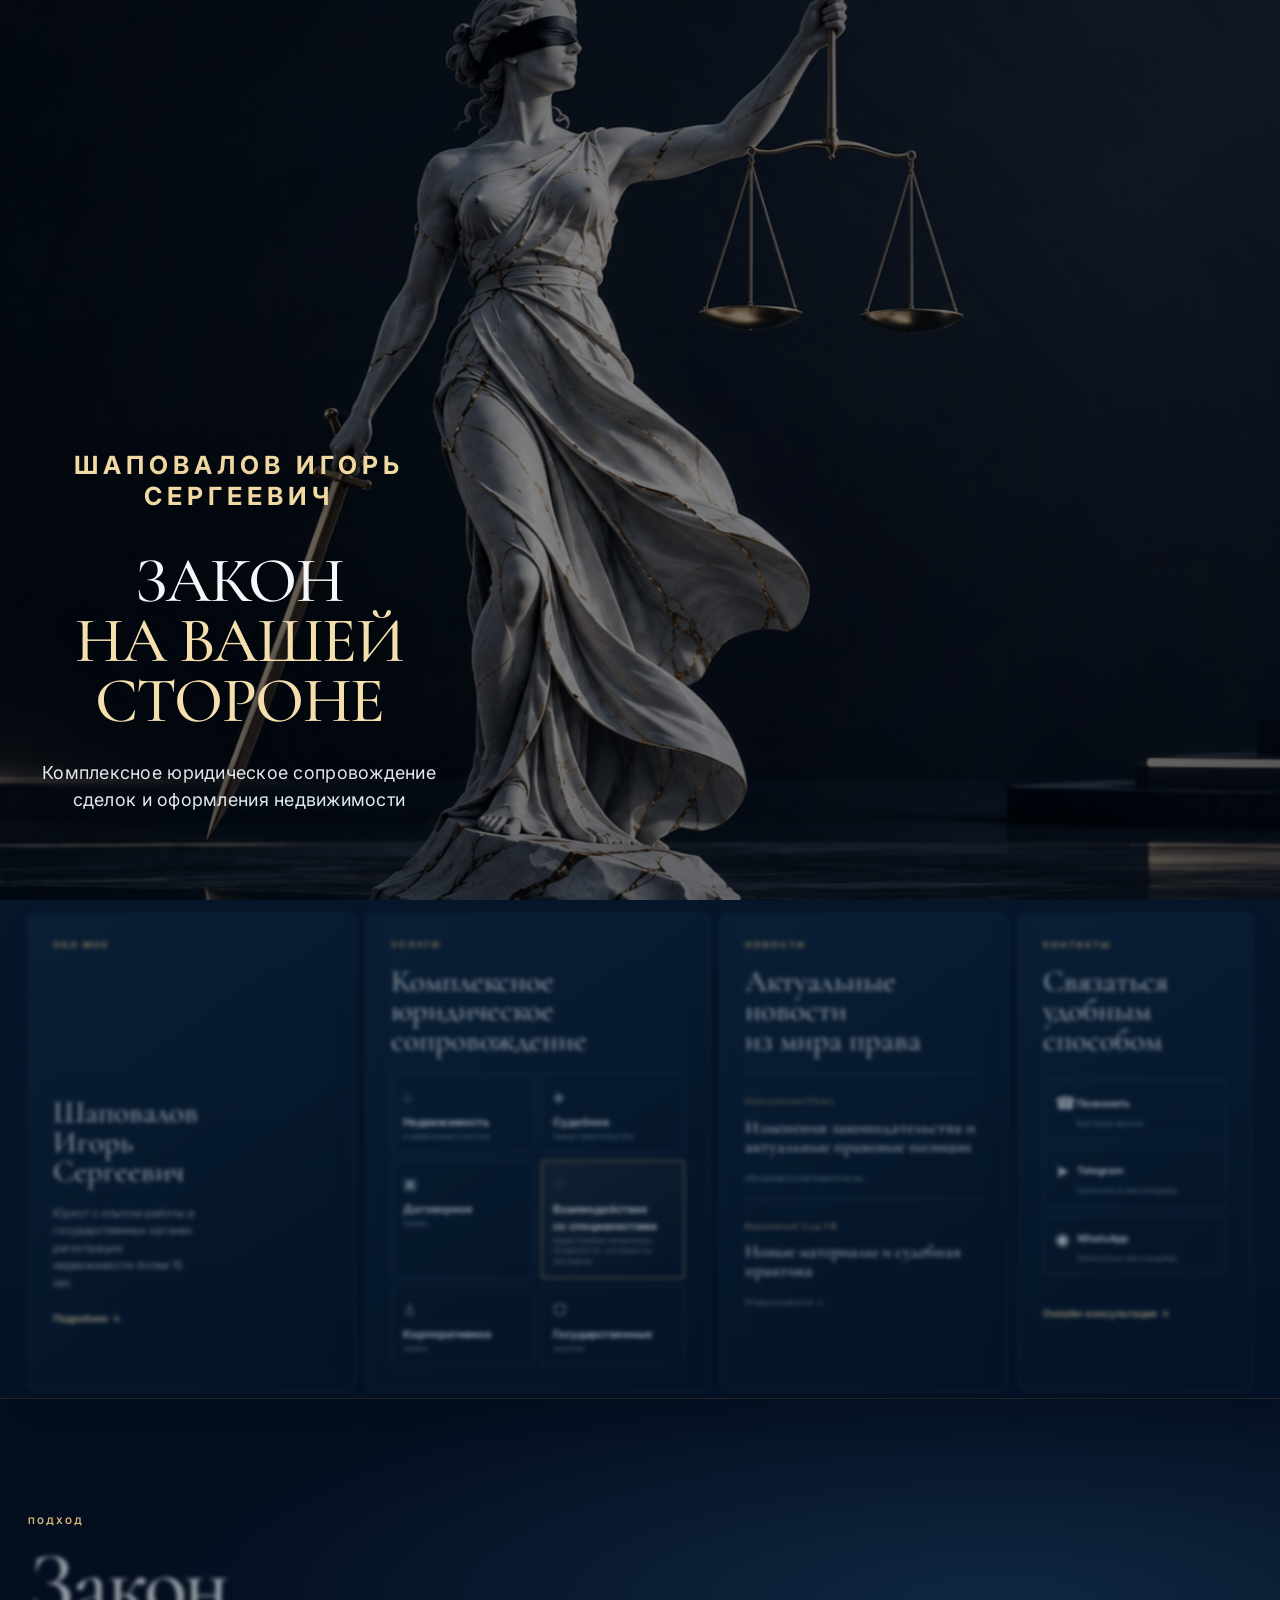
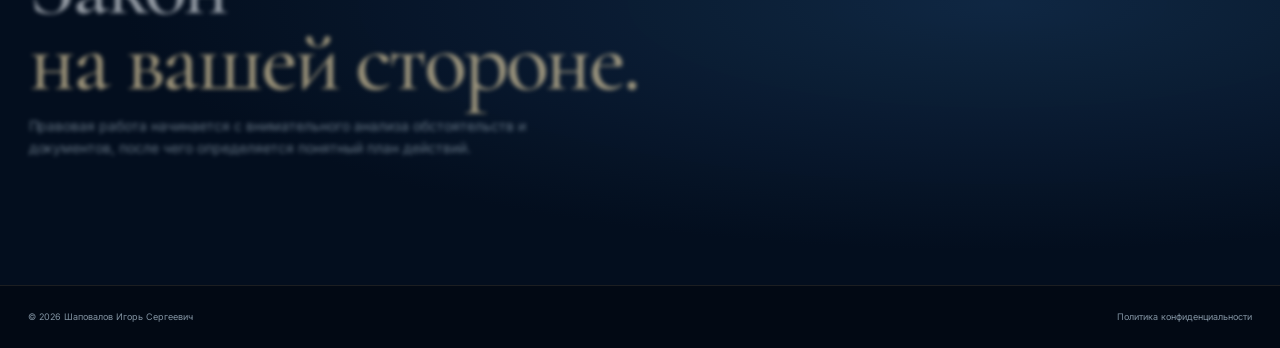
<file: index.html>
<!doctype html>
<html lang="ru">
<head>
<meta charset="utf-8"><meta name="viewport" content="width=device-width,initial-scale=1">
<meta name="theme-color" content="#030e1e">
<title>Шаповалов Игорь Сергеевич</title>
<link rel="preconnect" href="https://fonts.googleapis.com"><link rel="preconnect" href="https://fonts.gstatic.com" crossorigin>
<link href="https://fonts.googleapis.com/css2?family=Cormorant+Garamond:wght@500;600;700&family=Inter:wght@400;500;600;700&display=swap" rel="stylesheet">
<link rel="stylesheet" href="assets/style.css"><link rel="stylesheet" href="assets/reference-theme.css">
</head>
<body>
<div class="intro-screen" id="introScreen" aria-label="Загрузка сайта"><div class="intro-image"></div><div class="intro-glass"></div><div class="intro-copy"><span class="intro-kicker">ШАПОВАЛОВ ИГОРЬ СЕРГЕЕВИЧ</span><h1>Закон<br><em>на Вашей стороне</em></h1><div class="intro-rule"></div><p>Комплексное юридическое сопровождение сделок и оформления недвижимости</p></div></div>
<header class="site-header"><div class="wrap nav">
<a class="brand" href="index.html" aria-label="На главную"><svg class="brand-scales" viewBox="0 0 64 64" aria-hidden="true"><g fill="none" stroke="currentColor" stroke-width="2.2" stroke-linecap="round" stroke-linejoin="round"><path d="M32 8v45M20 56h24M25 14h14M32 8l-4 6h8zM12 23h40M18 23 9 42h18L18 23zm28 0-9 19h18L46 23zM8 44h20M36 44h20"/><path d="M12 23 6 38m12-15 6 15m22-15-6 15m12-15 6 15"/></g></svg><span class="brand-name"><strong>Шаповалов<br>Игорь Сергеевич</strong></span></a>
<div class="nav-actions"><a class="icon-btn phone-icon" href="tel:+79604899998" aria-label="Позвонить"><svg viewBox="0 0 24 24" aria-hidden="true"><path d="M6.6 3.8 9.4 3l2 4.8-2.1 1.5a14 14 0 0 0 5.4 5.4l1.5-2.1 4.8 2-.8 2.8a2 2 0 0 1-2.2 1.4A16.5 16.5 0 0 1 5.2 6a2 2 0 0 1 1.4-2.2Z"/></svg></a><a class="icon-btn" href="https://t.me/+79604899998" target="_blank" rel="noopener" aria-label="Telegram"><svg viewBox="0 0 24 24" aria-hidden="true"><path d="m21 3-3.4 18-6.1-5.2-3.3 3.1.6-6.1L18 5.2 7.2 11.8 3 10.2 21 3Z"/></svg></a><a class="icon-btn" href="https://wa.me/79604899998" target="_blank" rel="noopener" aria-label="WhatsApp"><svg viewBox="0 0 24 24" aria-hidden="true"><path d="M20.2 11.7a8.1 8.1 0 0 1-12 7.1L3 20l1.3-5A8.1 8.1 0 1 1 20.2 11.7Z"/><path d="M8.2 7.5c.3-.5.6-.5.9-.5h.5l1.1 2.6-.9 1.1a8 8 0 0 0 3.3 3.2l1-1 2.4 1.2v.5c-.1.5-.5 1.1-1 1.3-1.1.5-3.1-.3-5.1-1.8-1.7-1.4-2.7-3.1-2.7-4.6 0-.8.2-1.5.5-2Z"/></svg></a><a class="nav-cta" href="contacts.html#booking">Записаться</a></div>
</div></header>
<main><section class="hero reference-hero home-hero"><div class="hero-library"></div><div class="hero-overlay"></div><div class="wrap home-hero-content" style="display:block;min-height:0"><div class="hero-copy"><div class="kicker">ПРОФЕССИОНАЛЬНЫЙ ЮРИСТ</div><h1>Защита ваших<br><em>прав и интересов</em></h1><p>Комплексное юридическое сопровождение сделок и оформления недвижимости. Индивидуальная стратегия для каждого клиента. Полная конфиденциальность</p><div class="hero-actions"><a class="action-pill" href="tel:+79604899998">Позвонить</a><a class="action-pill" href="https://t.me/+79604899998" target="_blank" rel="noopener">Telegram</a><a class="action-pill" href="https://wa.me/79604899998" target="_blank" rel="noopener">WhatsApp</a><a class="action-pill gold" href="contacts.html#booking">Записаться на онлайн консультацию →</a></div></div></div></section>
<section class="dashboard wrap"><a class="dash-card about-card" href="about.html"><div class="card-label">ОБО МНЕ</div><div class="dash-copy"><h2>Шаповалов<br>Игорь Сергеевич</h2><p>Юрист с опытом работы в государственных органах регистрации недвижимости более 15 лет.</p><span>Подробнее →</span></div></a>
<a class="dash-card services-card" href="services.html"><div class="card-label">УСЛУГИ</div><h2>Комплексное юридическое сопровождение</h2><div class="service-mini-grid"><span>⌂<b>Недвижимость</b><small>и земельные участки</small></span><span>◈<b>Судебное</b><small>представительство</small></span><span>▣<b>Договорное</b><small>право</small></span><span class="accent">♢<b>Взаимодействие<br>со специалистами</b><small>кадастровые инженеры · геодезисты · нотариусы · эксперты</small></span><span>♙<b>Корпоративное</b><small>право</small></span><span>□<b>Государственные</b><small>закупки</small></span></div></a>
<a class="dash-card news-card-panel" href="news.html"><div class="card-label">НОВОСТИ</div><h2>Актуальные новости<br>из мира права</h2><div class="news-preview"><div><span>КонсультантПлюс</span><b>Изменения законодательства и актуальные правовые позиции</b><small>Обновляется автоматически</small></div><div><span>Верховный Суд РФ</span><b>Новые материалы и судебная практика</b><small>Открыть новости →</small></div></div></a>
<a class="dash-card contact-card" href="contacts.html"><div class="card-label">КОНТАКТЫ</div><h2>Связаться<br>удобным способом</h2><div class="contact-mini"><span>☎ <b>Позвонить</b><small>Быстрый звонок</small></span><span>➤ <b>Telegram</b><small>Написать в мессенджер</small></span><span>◉ <b>WhatsApp</b><small>Написать в мессенджер</small></span></div><strong class="booking-link">Онлайн-консультация →</strong></a></section>
<section class="statement"><div class="wrap"><div class="kicker">ПОДХОД</div><h2>Закон<br><em>на вашей стороне.</em></h2><p>Правовая работа начинается с внимательного анализа обстоятельств и документов, после чего определяется понятный план действий.</p></div></section></main><footer class="footer"><div class="wrap footer-row"><span>© 2026 Шаповалов Игорь Сергеевич</span><a href="privacy.html">Политика конфиденциальности</a></div></footer><script src="assets/script.js"></script></body></html>
</file>
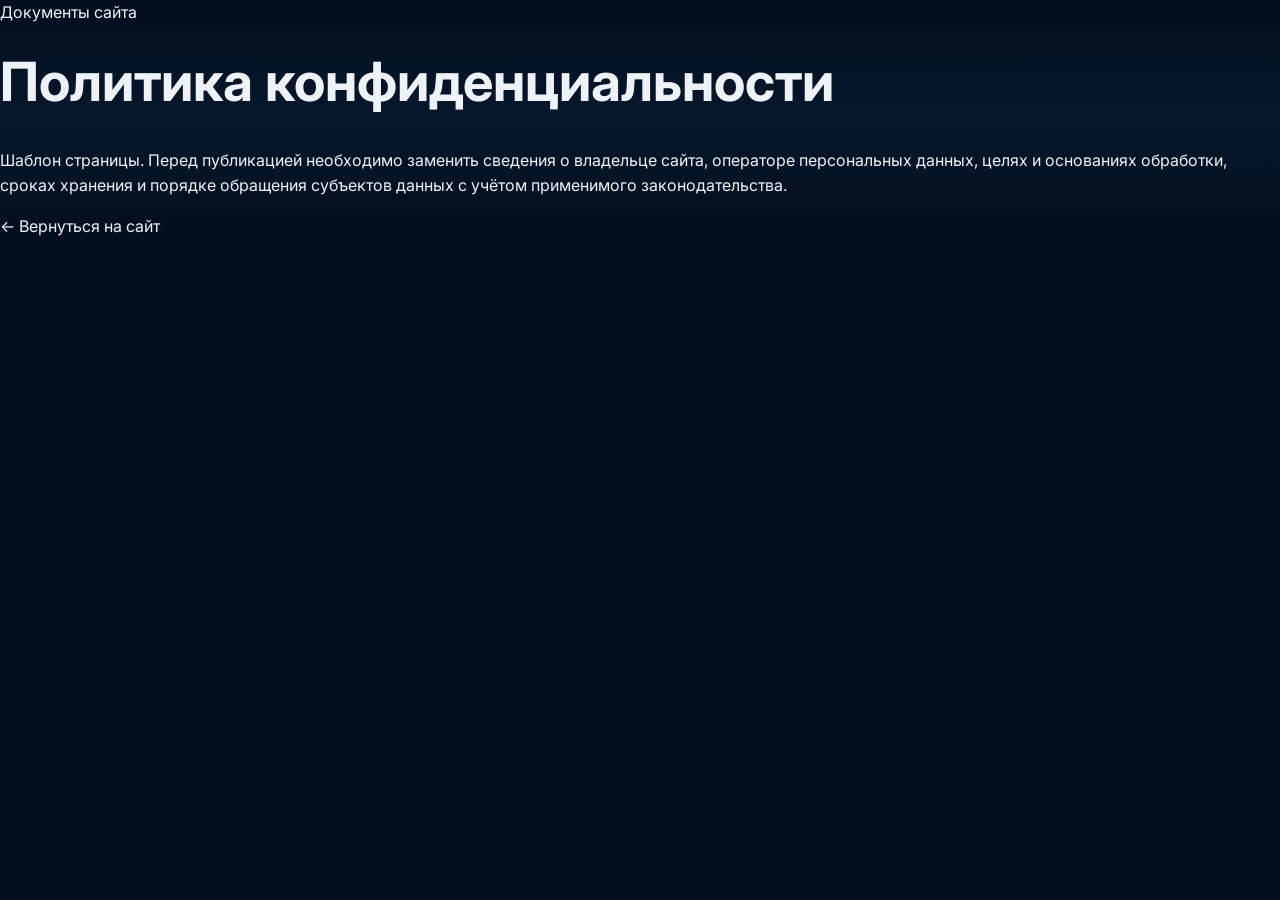
<file: privacy.html>
<!doctype html><html lang="ru"><head><meta charset="utf-8"><meta name="viewport" content="width=device-width,initial-scale=1"><title>Политика конфиденциальности</title><link href="https://fonts.googleapis.com/css2?family=Inter:wght@400;500;600;700&family=Cormorant+Garamond:wght@500;600;700&display=swap" rel="stylesheet"><link rel="stylesheet" href="assets/style.css"><link rel="stylesheet" href="assets/reference-theme.css"></head><body><main class="section"><div class="container"><div class="eyebrow">Документы сайта</div><h1 style="font-size:54px;margin:15px 0 25px">Политика конфиденциальности</h1><p>Шаблон страницы. Перед публикацией необходимо заменить сведения о владельце сайта, операторе персональных данных, целях и основаниях обработки, сроках хранения и порядке обращения субъектов данных с учётом применимого законодательства.</p><p><a class="btn" href="index.html">← Вернуться на сайт</a></p></div></main></body></html>
</file>
<file: assets/style.css>
:root{--navy:#06182a;--navy2:#0b2238;--blue:#123653;--ink:#eaf0f5;--muted:#9caebe;--line:rgba(157,184,207,.2);--gold:#d4b477;--gold2:#f0d9a2;--panel:#092139;--serif:"Cormorant Garamond",Georgia,serif;--sans:Inter,Arial,sans-serif}*{box-sizing:border-box}html{scroll-behavior:smooth;background:var(--navy)}body{margin:0;background:var(--navy);color:var(--ink);font-family:var(--sans);font-size:16px;line-height:1.55;overflow-x:hidden}a{text-decoration:none;color:inherit}img{display:block;max-width:100%}.wrap{width:min(1460px,calc(100% - 56px));margin:auto}.intro-screen{position:fixed;inset:0;z-index:9999;background:#03172c;overflow:hidden;opacity:1;visibility:visible;filter:none;transform:scale(1);transition:opacity 1.05s cubic-bezier(.22,.61,.36,1),visibility 1.05s linear,filter 1.05s cubic-bezier(.22,.61,.36,1),transform 1.05s cubic-bezier(.22,.61,.36,1)}.intro-screen.hide{opacity:0;visibility:hidden;pointer-events:none;filter:blur(18px);transform:scale(1.025)}.themis-logo{text-align:center;animation:themisIn 1.15s cubic-bezier(.2,.8,.2,1) both}.themis-logo svg{width:185px;height:255px;fill:none;stroke:currentColor;stroke-width:5;stroke-linecap:round;stroke-linejoin:round;filter:drop-shadow(0 16px 30px rgba(0,0,0,.45))}.themis-title{font-family:var(--serif);font-size:25px;font-weight:600;letter-spacing:1.5px;margin-top:4px}.themis-subtitle{font-size:10px;letter-spacing:4px;color:#aab9c8;margin-top:1px}@keyframes themisIn{from{opacity:0;transform:translateY(12px) scale(.94)}to{opacity:1;transform:none}}.site-header{position:sticky;top:0;z-index:100;background:rgba(4,18,32,.86);backdrop-filter:blur(18px) saturate(130%);-webkit-backdrop-filter:blur(18px) saturate(130%);border-bottom:1px solid var(--line)}.nav{height:78px;display:flex;align-items:center;gap:20px}.brand{display:flex;align-items:center;gap:12px;margin-right:auto}.brand-mark{font-family:var(--serif);font-size:29px;color:var(--gold2);padding-right:12px;border-right:1px solid #3a5268}.brand strong{font-family:var(--serif);font-size:16px;line-height:.9;display:block;letter-spacing:.2px}.brand small{display:block;font-size:8px;letter-spacing:2px;color:#9aabba;margin-top:5px}.desktop-nav{display:flex;align-items:center;gap:23px;color:#d9e2ea;font-size:12px}.desktop-nav a{padding:29px 0;border-bottom:1px solid transparent;transition:color .2s,border-color .2s}.desktop-nav a:hover{color:var(--gold2);border-color:var(--gold)}.nav-actions{display:flex;gap:8px;align-items:center;margin-left:8px}.icon-btn{width:34px;height:34px;border:1px solid #6f8292;border-radius:50%;display:grid;place-items:center;font-size:17px;color:#fff;transition:.2s}.icon-btn:hover{border-color:var(--gold);color:var(--gold2);transform:translateY(-2px)}.nav-cta{border:1px solid var(--gold);border-radius:18px;padding:8px 16px;color:#081a2b;background:var(--gold);font-size:10px;font-weight:700;white-space:nowrap}.menu-toggle{display:none;background:none;border:0;color:#fff;font-size:24px}.mobile-nav{display:none}.mobile-actions{display:flex;gap:8px;padding-top:12px}.mobile-actions a{border:1px solid #53697b;border-radius:18px;padding:8px 12px;font-size:11px}.hero{position:relative;overflow:hidden;background:#07192a}.screenshot-hero{min-height:610px}.hero-library{position:absolute;inset:0;background:linear-gradient(90deg,rgba(3,13,24,.97) 0%,rgba(3,13,24,.86) 42%,rgba(3,13,24,.45) 100%),url('https://images.unsplash.com/photo-1507842217343-583bb7270b66?auto=format&fit=crop&w=2200&q=88') center/cover;filter:saturate(.5) blur(.2px);transform:scale(1.015)}.hero-grid{position:relative;z-index:2;min-height:610px;display:grid;grid-template-columns:1.04fr .96fr;align-items:center;gap:45px}.hero-copy{padding:65px 0}.kicker,.card-label{font-size:9px;letter-spacing:3px;color:var(--gold);font-weight:700;text-transform:uppercase}.hero h1{font-family:var(--serif);font-size:clamp(58px,6vw,92px);font-weight:500;line-height:.88;letter-spacing:-2px;margin:18px 0 25px}.hero h1 em,.statement h2 em{color:var(--gold2);font-style:normal}.hero-copy p{max-width:590px;color:#c5d0da;font-size:15px;line-height:1.7}.hero-actions{display:flex;gap:8px;flex-wrap:wrap;margin-top:28px}.action-pill{border:1px solid #758898;border-radius:22px;padding:10px 15px;display:inline-flex;align-items:center;gap:8px;font-size:10px;font-weight:600;background:rgba(6,22,37,.55);backdrop-filter:blur(8px);transition:.25s}.action-pill span{font-size:15px}.action-pill:hover{border-color:var(--gold);transform:translateY(-2px)}.action-pill.gold{background:var(--gold);border-color:var(--gold);color:#07192a}.hero-portrait{justify-self:end;width:min(500px,100%);position:relative;background:#fff;box-shadow:0 28px 80px rgba(0,0,0,.45);border:1px solid rgba(255,255,255,.18)}.hero-portrait img{width:100%;height:auto;object-fit:contain;object-position:center top}.portrait-caption{position:absolute;left:0;right:0;bottom:0;background:linear-gradient(transparent,rgba(4,18,32,.96));padding:42px 20px 17px;font-family:var(--serif);font-size:18px}.portrait-caption span{font-family:var(--sans);font-size:9px;color:#b5c1cc;letter-spacing:2px}.dashboard{display:grid;grid-template-columns:1.05fr 1.1fr .92fr .75fr;gap:10px;padding-top:10px;padding-bottom:10px}.dash-card{min-height:440px;background:linear-gradient(145deg,#0b2943,#071b2e);border:1px solid rgba(129,160,184,.2);border-radius:4px;padding:24px;position:relative;overflow:hidden;transition:transform .3s,box-shadow .3s,border-color .3s}.dash-card:hover{transform:translateY(-5px);border-color:rgba(212,180,119,.65);box-shadow:0 22px 50px rgba(0,0,0,.28)}.dash-card h2{font-family:var(--serif);font-weight:500;font-size:31px;line-height:.95;margin:15px 0 18px}.about-card{display:grid;grid-template-columns:.82fr 1fr;gap:18px}.about-card .card-label{grid-column:1/-1}.dash-photo{align-self:stretch;background:#fff;display:flex;align-items:flex-start}.dash-photo img{width:100%;height:auto;object-fit:contain}.dash-copy{align-self:center}.dash-copy p{font-size:11px;color:#aebdca;line-height:1.6}.dash-copy span,.booking-link{font-size:10px;color:var(--gold2);font-weight:600}.services-card{grid-column:auto}.service-mini-grid{display:grid;grid-template-columns:1fr 1fr;gap:7px}.service-mini-grid span{min-height:78px;border:1px solid rgba(129,160,184,.2);border-radius:4px;padding:11px;color:#9eb0c0;font-size:15px}.service-mini-grid span b{display:block;color:#e7edf2;font-size:11px;margin-top:5px}.service-mini-grid span small{display:block;font-size:8px;line-height:1.35;color:#8599aa}.service-mini-grid .accent{border-color:rgba(212,180,119,.8);background:linear-gradient(145deg,rgba(212,180,119,.09),transparent)}.news-card-panel{background:linear-gradient(145deg,#0b2943,#071a2c)}.news-preview{display:grid;gap:10px}.news-preview>div{border-top:1px solid var(--line);padding-top:12px}.news-preview span{font-size:8px;letter-spacing:1px;color:var(--gold)}.news-preview b{display:block;font-family:var(--serif);font-size:18px;font-weight:600;line-height:1.05;margin:7px 0}.news-preview small{font-size:8px;color:#8da0b0}.contact-mini{display:grid;gap:7px;margin:24px 0}.contact-mini span{border:1px solid rgba(129,160,184,.2);border-radius:4px;padding:10px 11px;font-size:17px;display:grid;grid-template-columns:22px 1fr}.contact-mini b{font-size:10px;align-self:center}.contact-mini small{grid-column:2;font-size:8px;color:#8196a7}.statement{padding:115px 0;background:radial-gradient(circle at 80% 40%,#123653,#06182a 55%);border-top:1px solid var(--line)}.statement h2{font-family:var(--serif);font-size:clamp(55px,7vw,90px);line-height:.85;font-weight:500;margin:16px 0}.statement p{max-width:520px;color:#9eb0bf;font-size:14px}.footer{background:#030d18;color:#8293a2;padding:24px 0;font-size:9px}.footer-row{display:flex;justify-content:space-between;gap:20px}.footer a:hover{color:var(--gold2)}.blur-out{filter:blur(11px);opacity:.22;transform:translateY(-9px) scale(.985);transition:filter .42s cubic-bezier(.2,.8,.2,1),opacity .42s,transform .42s}.blur-out.blur-from-bottom{transform:translateY(9px) scale(.985)}@media(prefers-reduced-motion:reduce){*,*:before,*:after{scroll-behavior:auto!important;transition:none!important;animation:none!important}.blur-out{filter:none;opacity:1;transform:none}}@media(max-width:1180px){.desktop-nav{gap:14px}.dashboard{grid-template-columns:1fr 1fr}.dash-card{min-height:400px}.contact-card{grid-column:2}.services-card{grid-row:span 1}.hero-grid{grid-template-columns:1fr .8fr}}@media(max-width:780px){.wrap{width:calc(100% - 28px)}.nav{height:68px}.desktop-nav,.nav-cta{display:none}.nav-actions{margin-left:auto}.icon-btn{width:31px;height:31px}.menu-toggle{display:block}.mobile-nav{padding:14px;background:#06182a;border-top:1px solid var(--line)}.mobile-nav a{display:block;padding:10px 0;font-size:12px}.mobile-actions{display:flex}.screenshot-hero{min-height:auto}.hero-grid{display:flex;flex-direction:column;gap:24px;padding:38px 0 42px}.hero-copy{padding:0}.hero h1{font-size:53px;letter-spacing:-1px}.hero-copy p{font-size:14px}.hero-actions{gap:6px}.action-pill{font-size:9px;padding:9px 11px}.action-pill.gold{width:100%}.hero-portrait{order:-1;width:min(360px,100%);align-self:center}.dashboard{grid-template-columns:1fr;padding-top:8px}.dash-card{min-height:0}.about-card{grid-template-columns:1fr 1fr}.contact-card{grid-column:auto}.statement{padding:75px 0}.statement h2{font-size:58px}.footer-row{display:block}.footer-row>*{display:block;margin:7px 0}.themis-logo svg{width:150px;height:210px}.themis-title{font-size:19px}}

/* === Apple-like launch screen based on the supplied image === */
.intro-image{position:absolute;inset:0;background-image:url("../assets/start.jpg");background-size:cover;background-position:center;transform:scale(1.001);will-change:transform,filter}
.intro-vignette{position:absolute;inset:0;background:radial-gradient(circle at 50% 50%,transparent 42%,rgba(1,12,24,.18) 72%,rgba(1,10,20,.42) 100%);pointer-events:none}
@media(max-width:780px){
  .intro-image{background-position:center center}
}
@media(prefers-reduced-motion:reduce){
  .intro-screen{transition:none}
}

/* === Reference hero and brand styling === */
.reference-hero{min-height:690px}
.hero-library{background-image:url("https://images.unsplash.com/photo-1507842217343-583bb7270b66?auto=format&fit=crop&w=2400&q=90");background-position:center;background-size:cover;filter:blur(.35px) saturate(.6) brightness(.72);transform:scale(1.03)}
.hero-overlay{position:absolute;inset:0;background:linear-gradient(90deg,rgba(2,18,34,.96) 0%,rgba(2,18,34,.86) 43%,rgba(2,18,34,.35) 68%,rgba(2,18,34,.18) 100%)}
.reference-hero .hero-grid{min-height:690px;grid-template-columns:1fr .9fr;gap:38px}
.reference-hero .hero-copy{padding:80px 0}
.reference-hero h1{font-size:clamp(62px,5.9vw,96px);letter-spacing:-2.4px}
.reference-hero .hero-portrait{width:min(520px,100%);align-self:stretch;display:flex;align-items:flex-end;background:transparent;box-shadow:none;border:0}
.reference-hero .hero-portrait img{width:100%;height:auto;max-height:100%;object-fit:contain;object-position:center bottom;filter:drop-shadow(0 30px 35px rgba(0,0,0,.5))}
.brand{gap:9px}
.brand-scales{width:56px;height:44px;flex:0 0 56px;fill:none;stroke:var(--gold2);stroke-width:2;stroke-linecap:round;stroke-linejoin:round;filter:drop-shadow(0 4px 8px rgba(0,0,0,.25))}
.brand-name{padding-left:7px;border-left:1px solid rgba(144,166,184,.28)}
.brand-name strong{font-family:var(--serif);font-size:15px;line-height:.84}
.brand-name small{font-size:7px;letter-spacing:1.6px}
.site-header{background:rgba(2,17,32,.78)}
.nav{height:77px}
.desktop-nav{gap:22px;font-size:11px}
.icon-btn{font-size:15px}
.nav-cta{padding:7px 13px;background:transparent;color:#d9e1e8}
.dashboard{margin-top:10px}
.dash-card{background:linear-gradient(150deg,rgba(10,39,65,.96),rgba(3,24,43,.98));border-color:rgba(112,145,171,.28)}
@media(max-width:780px){
  .reference-hero .hero-grid{min-height:auto}
  .reference-hero .hero-portrait{order:-1;align-self:center;width:min(380px,100%);min-height:0}
  .reference-hero .hero-copy{padding:0}
  .brand-scales{width:48px;height:38px;flex-basis:48px}
}




/* 2026 visual refresh */
.intro-screen{position:fixed;inset:0;z-index:9999;overflow:hidden;background:#031426;opacity:1;visibility:visible;transition:opacity 1s cubic-bezier(.22,.61,.36,1),visibility 1s linear;isolation:isolate}
.intro-screen.hide{opacity:0;visibility:hidden;pointer-events:none}
.intro-image{position:absolute;inset:-2%;background:url('https://images.pexels.com/photos/8112201/pexels-photo-8112201.jpeg?auto=compress&cs=tinysrgb&w=2400') center/cover no-repeat;filter:saturate(.65) brightness(.55);transform:scale(1.01);transition:filter 1s cubic-bezier(.22,.61,.36,1),transform 1s cubic-bezier(.22,.61,.36,1)}
.intro-glass{position:absolute;inset:0;background:linear-gradient(90deg,rgba(2,16,31,.2) 0%,rgba(2,16,31,.28) 38%,rgba(2,16,31,.82) 72%,rgba(2,16,31,.96) 100%),radial-gradient(circle at 35% 50%,transparent 15%,rgba(0,8,18,.22) 70%);z-index:1}
.intro-copy{position:absolute;z-index:2;right:8vw;top:50%;transform:translateY(-50%);width:min(430px,38vw);text-align:center;color:#f4f0e8}
.intro-kicker{font:600 9px/1 var(--sans);letter-spacing:4px;color:var(--gold);display:block;margin-bottom:22px}
.intro-copy h1{font-family:var(--serif);font-size:clamp(44px,5vw,78px);font-weight:500;line-height:.88;letter-spacing:4px;margin:0;text-shadow:0 8px 30px rgba(0,0,0,.4)}
.intro-copy h1 em{font-style:normal;color:#fff}
.intro-rule{width:78px;height:1px;background:var(--gold);margin:28px auto 20px}
.intro-copy p{margin:0;color:#d2dbe3;font:400 12px/1.5 var(--sans);letter-spacing:1px}
.intro-copy small{display:block;margin-top:42px;color:#a9b7c4;font:400 9px var(--sans);letter-spacing:1.5px}
.intro-screen.hide .intro-image{filter:saturate(.55) brightness(.42) blur(16px);transform:scale(1.045)}
.intro-screen.hide .intro-copy{filter:blur(13px);transform:translateY(-50%) scale(1.025);transition:filter 1s cubic-bezier(.22,.61,.36,1),transform 1s cubic-bezier(.22,.61,.36,1)}
.brand-name strong{font-size:16px}
.brand-scales-img{width:48px;height:42px;object-fit:contain;object-position:center;flex:0 0 48px;filter:drop-shadow(0 4px 8px rgba(0,0,0,.25))}
.reference-hero .hero-grid{grid-template-columns:minmax(0,1.08fr) minmax(360px,.72fr);align-items:center;min-height:690px}
.reference-hero .hero-copy{max-width:700px;position:relative;z-index:3}
.reference-hero .hero-portrait{width:min(470px,100%);height:610px;justify-self:center;align-self:center;display:flex;align-items:flex-end;justify-content:center;background:transparent;border:0;box-shadow:none}
.reference-hero .portrait-frame{height:100%;width:100%;display:flex;align-items:flex-end;justify-content:center;overflow:hidden;background:linear-gradient(180deg,rgba(255,255,255,.035),rgba(255,255,255,0));border-radius:2px}
.reference-hero .hero-portrait img{width:100%;height:100%;max-height:none;object-fit:contain;object-position:center bottom;filter:drop-shadow(0 28px 32px rgba(0,0,0,.48))}
.dashboard{margin-top:0}
@media(max-width:780px){.intro-image{background-position:center}.intro-glass{background:linear-gradient(90deg,rgba(2,16,31,.25),rgba(2,16,31,.58) 45%,rgba(2,16,31,.96) 100%)}.intro-copy{right:4vw;width:52vw}.intro-copy h1{font-size:clamp(30px,8vw,48px);letter-spacing:2px}.intro-copy small{margin-top:28px}.brand-scales-img{width:42px;height:38px;flex-basis:42px}.reference-hero .hero-grid{grid-template-columns:1fr;min-height:auto}.reference-hero .hero-portrait{order:-1;width:min(330px,86vw);height:420px;margin:0 auto}.reference-hero .hero-copy{padding-top:0}}
</file>
<file: assets/reference-theme.css>
/* Unified visual system inspired by the supplied reference: midnight blue, cool silver, restrained champagne gold. */
:root{--navy:#030e1e;--navy2:#071a31;--blue:#102844;--ink:#eef2f6;--muted:#a7b4c4;--line:rgba(164,183,205,.18);--gold:#d7b77a;--gold2:#f4dfad;--panel:#091d34;--serif:"Cormorant Garamond",Georgia,serif;--sans:Inter,-apple-system,BlinkMacSystemFont,"Segoe UI",sans-serif}
html{background:var(--navy);scroll-behavior:smooth}body{background:linear-gradient(180deg,#030e1e 0%,#06172c 48%,#030e1e 100%);color:var(--ink);font-family:var(--sans);-webkit-font-smoothing:antialiased;text-rendering:optimizeLegibility}
::selection{background:rgba(215,183,122,.32);color:#fff}a{transition:color .25s ease,border-color .25s ease,background-color .25s ease}
.site-header{background:rgba(3,14,30,.78);border-bottom-color:rgba(215,183,122,.16);backdrop-filter:blur(24px) saturate(145%);-webkit-backdrop-filter:blur(24px) saturate(145%)}
.kicker,.card-label{color:var(--gold);letter-spacing:.22em}.hero,.page-hero{background-color:#030e1e}.hero-overlay{background:linear-gradient(90deg,rgba(3,14,30,.97) 0%,rgba(3,14,30,.86) 42%,rgba(3,14,30,.38) 72%,rgba(3,14,30,.2) 100%)}
.hero h1,.page-hero h1,.statement h2{letter-spacing:-.035em}.hero h1 em,.page-hero h1 em,.statement h2 em{color:var(--gold2)}
.dash-card,.services-page article,.news-card,.practice-card,.work-card,.contact-panel,.content-card{background:linear-gradient(145deg,rgba(12,35,59,.94),rgba(4,20,38,.98));border:1px solid rgba(164,183,205,.16);border-radius:8px;box-shadow:0 14px 44px rgba(0,0,0,.12);transition:transform .35s cubic-bezier(.2,.8,.2,1),border-color .35s,box-shadow .35s}
.dash-card:hover,.services-page article:hover,.news-card:hover{border-color:rgba(215,183,122,.48);box-shadow:0 22px 54px rgba(0,0,0,.24)}
.action-pill,.button,.nav-cta{border-radius:999px;transition:transform .3s cubic-bezier(.2,.8,.2,1),background-color .3s,border-color .3s,color .3s}.action-pill.gold,.button,.nav-cta{background:linear-gradient(135deg,#f0d9a2,#c6a263);border-color:#d7b77a;color:#071426;box-shadow:0 6px 22px rgba(215,183,122,.12)}.action-pill.gold:hover,.button:hover,.nav-cta:hover{transform:translateY(-2px);background:linear-gradient(135deg,#f7e7be,#d7b77a);color:#071426}
input,textarea,select{background:rgba(4,17,32,.78)!important;color:var(--ink)!important;border:1px solid rgba(164,183,205,.28)!important;border-radius:8px!important}input:focus,textarea:focus,select:focus{outline:1px solid var(--gold);border-color:var(--gold)!important;box-shadow:0 0 0 3px rgba(215,183,122,.1)}
.statement{background:radial-gradient(ellipse at 78% 42%,rgba(16,40,68,.95),#030e1e 62%);border-top-color:rgba(215,183,122,.15)}.footer{background:#020914;border-top:1px solid rgba(215,183,122,.12)}
.intro-screen{background:#030e1e;transition:opacity 1.15s cubic-bezier(.22,.61,.36,1),visibility 1.15s linear,filter 1.15s cubic-bezier(.22,.61,.36,1),transform 1.15s cubic-bezier(.22,.61,.36,1)}.intro-image{background-image:url("start.jpg");background-size:cover;background-position:center;transform:scale(1.012);animation:introDrift 3.65s cubic-bezier(.2,.65,.3,1) both}.intro-glass{position:absolute;inset:0;background:linear-gradient(90deg,rgba(3,14,30,.12),rgba(3,14,30,.05) 42%,rgba(3,14,30,.16)),radial-gradient(ellipse at center,transparent 35%,rgba(1,8,18,.32) 100%);pointer-events:none}
.intro-copy{display:flex!important;position:absolute;z-index:2;left:24px;right:24px;bottom:clamp(48px,10vh,110px);max-width:none;flex-direction:column;align-items:center;text-align:center;color:#f5f7fa;text-shadow:0 3px 28px rgba(0,0,0,.65);animation:introCopyIn 1.1s cubic-bezier(.2,.8,.2,1) both}.intro-kicker{font-size:clamp(17px,2.2vw,25px);letter-spacing:.2em;line-height:1.25;color:#f0d9a2;font-weight:700;text-align:center}.intro-copy h1{font:500 clamp(38px,5vw,72px)/.94 var(--serif);letter-spacing:-.025em;margin:16px 0 14px;text-transform:uppercase;text-align:center}.intro-copy h1 em{font-style:normal;color:#f4dfad}.intro-rule{width:76px;height:1px;background:#d7b77a;margin:0 0 15px}.intro-copy p{font-size:clamp(14px,1.4vw,18px);letter-spacing:.015em;margin:0;color:#e3e9ef;max-width:900px}.intro-screen.hide{opacity:0;visibility:hidden;pointer-events:none;filter:blur(14px);transform:scale(1.025)}
@keyframes introDrift{from{transform:scale(1.012)}to{transform:scale(1.045)}}@keyframes introCopyIn{from{opacity:0;transform:translateY(16px)}to{opacity:1;transform:translateY(0)}}
.home-hero{min-height:calc(100svh - 78px);display:flex;align-items:center;isolation:isolate}.home-hero .hero-library{background:linear-gradient(90deg,rgba(3,14,30,.58),rgba(3,14,30,.32) 55%,rgba(3,14,30,.52)),url("start.jpg") center 42%/cover no-repeat;filter:none;transform:none}.home-hero .hero-overlay{background:radial-gradient(ellipse at center,rgba(3,14,30,.05),rgba(3,14,30,.48) 100%)}.home-hero-content{position:relative;z-index:2;width:min(1100px,calc(100% - 48px));margin:auto;text-align:center}.home-hero .hero-copy{padding:90px 0;display:flex;align-items:center;flex-direction:column}.home-hero .kicker{color:#f4dfad}.home-hero h1{font-size:clamp(54px,8vw,112px);line-height:.94;letter-spacing:-.045em;margin:20px 0 24px;text-shadow:0 4px 30px rgba(0,0,0,.42)}.home-hero .hero-copy p{max-width:760px;font-size:clamp(15px,1.5vw,20px);line-height:1.75;color:#edf1f5;text-shadow:0 2px 18px rgba(0,0,0,.55)}.home-hero .hero-actions{justify-content:center;margin-top:30px}.home-hero .hero-portrait{display:none!important}
.brand-scales{width:43px;height:43px;flex:0 0 43px;color:var(--gold2);padding-right:10px;border-right:1px solid rgba(215,183,122,.45)}.brand-scales-img{width:43px;height:43px;object-fit:contain;filter:sepia(.35) saturate(.75)}.icon-btn{display:grid;place-items:center;border-color:rgba(215,183,122,.48);color:#f4dfad}.icon-btn svg{width:17px;height:17px;fill:none;stroke:currentColor;stroke-width:1.7;stroke-linecap:round;stroke-linejoin:round}.icon-btn:hover{background:rgba(215,183,122,.12);border-color:var(--gold2);color:#fff}
.nav-actions .icon-btn:not(:has(svg)){font-size:0}.nav-actions .icon-btn:not(:has(svg))::before{font-size:16px;line-height:1}.nav-actions .icon-btn:not(:has(svg)):first-child::before{content:"☎"}.nav-actions .icon-btn:not(:has(svg)):nth-child(2)::before{content:"➤"}.nav-actions .icon-btn:not(:has(svg)):nth-child(3)::before{content:"◉"}
.blur-out{filter:blur(2px)!important;opacity:.62!important;transform:translateY(-3px) scale(.998)!important;transition:filter .5s cubic-bezier(.2,.8,.2,1),opacity .5s,transform .5s!important}.blur-out.blur-from-bottom{transform:translateY(3px) scale(.998)!important}
@media(max-width:780px){.intro-image{background-position:center center}.intro-copy{left:22px;bottom:48px;right:22px}.intro-kicker{font-size:clamp(16px,4.5vw,21px);letter-spacing:.12em}.intro-copy h1{font-size:clamp(36px,10vw,54px)}.home-hero{min-height:calc(100svh - 68px)}.home-hero-content{width:calc(100% - 32px)}.home-hero .hero-copy{padding:70px 0}.home-hero h1{font-size:clamp(45px,11vw,68px)}.home-hero .hero-copy p{font-size:14px}.home-hero .hero-actions{gap:7px}.brand-scales{width:37px;height:37px;flex-basis:37px}.dash-card{border-radius:7px}.hero-overlay{background:linear-gradient(180deg,rgba(3,14,30,.5),rgba(3,14,30,.9))}}
@media(prefers-reduced-motion:reduce){.intro-image{animation:none}.intro-screen{transition:none}.dash-card,.services-page article,.news-card{transition:none}.blur-out{filter:none!important;opacity:1!important;transform:none!important}}
/* Homepage header branding: larger name, responsive sizing. */
body:has(.home-hero) .site-header .brand-name strong{font-size:clamp(19px,2vw,25px);line-height:1.05}
@media(max-width:780px){body:has(.home-hero) .site-header .brand-name strong{font-size:clamp(18px,4.8vw,22px)}}
</file>
